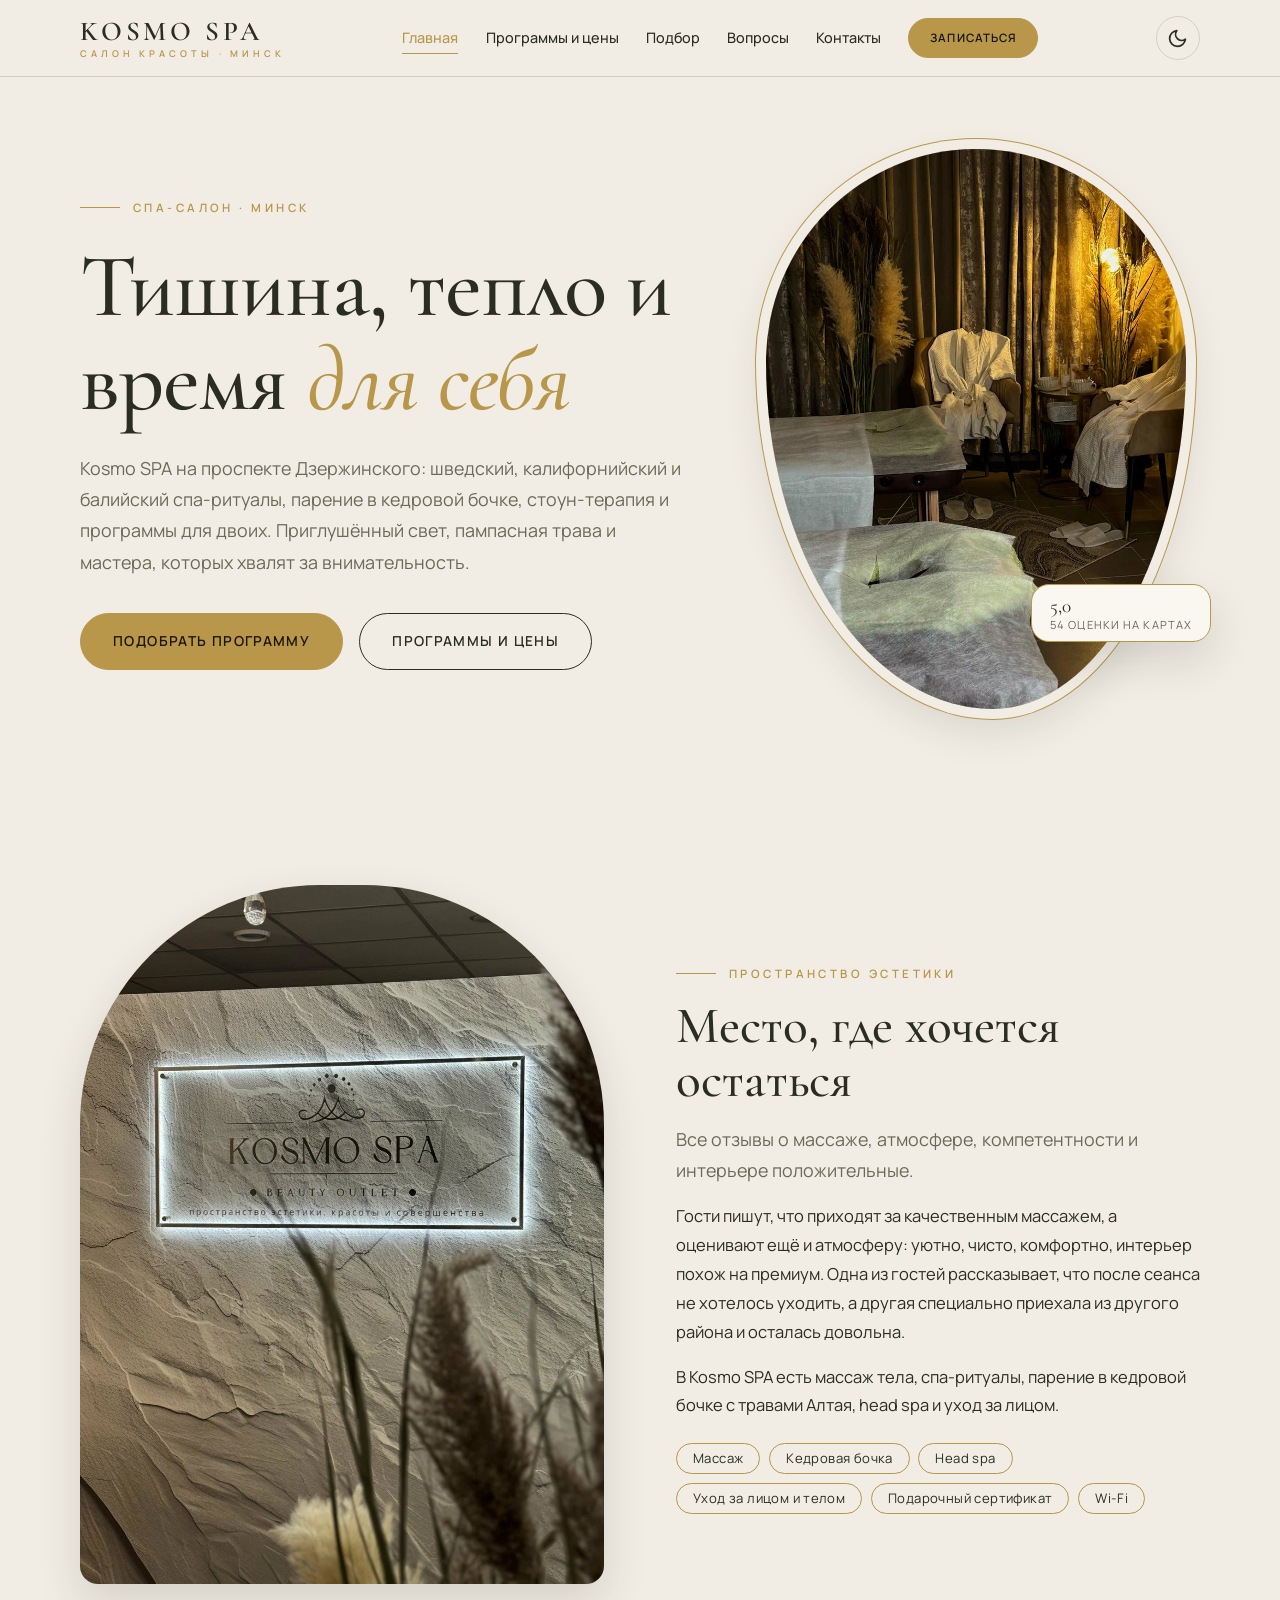
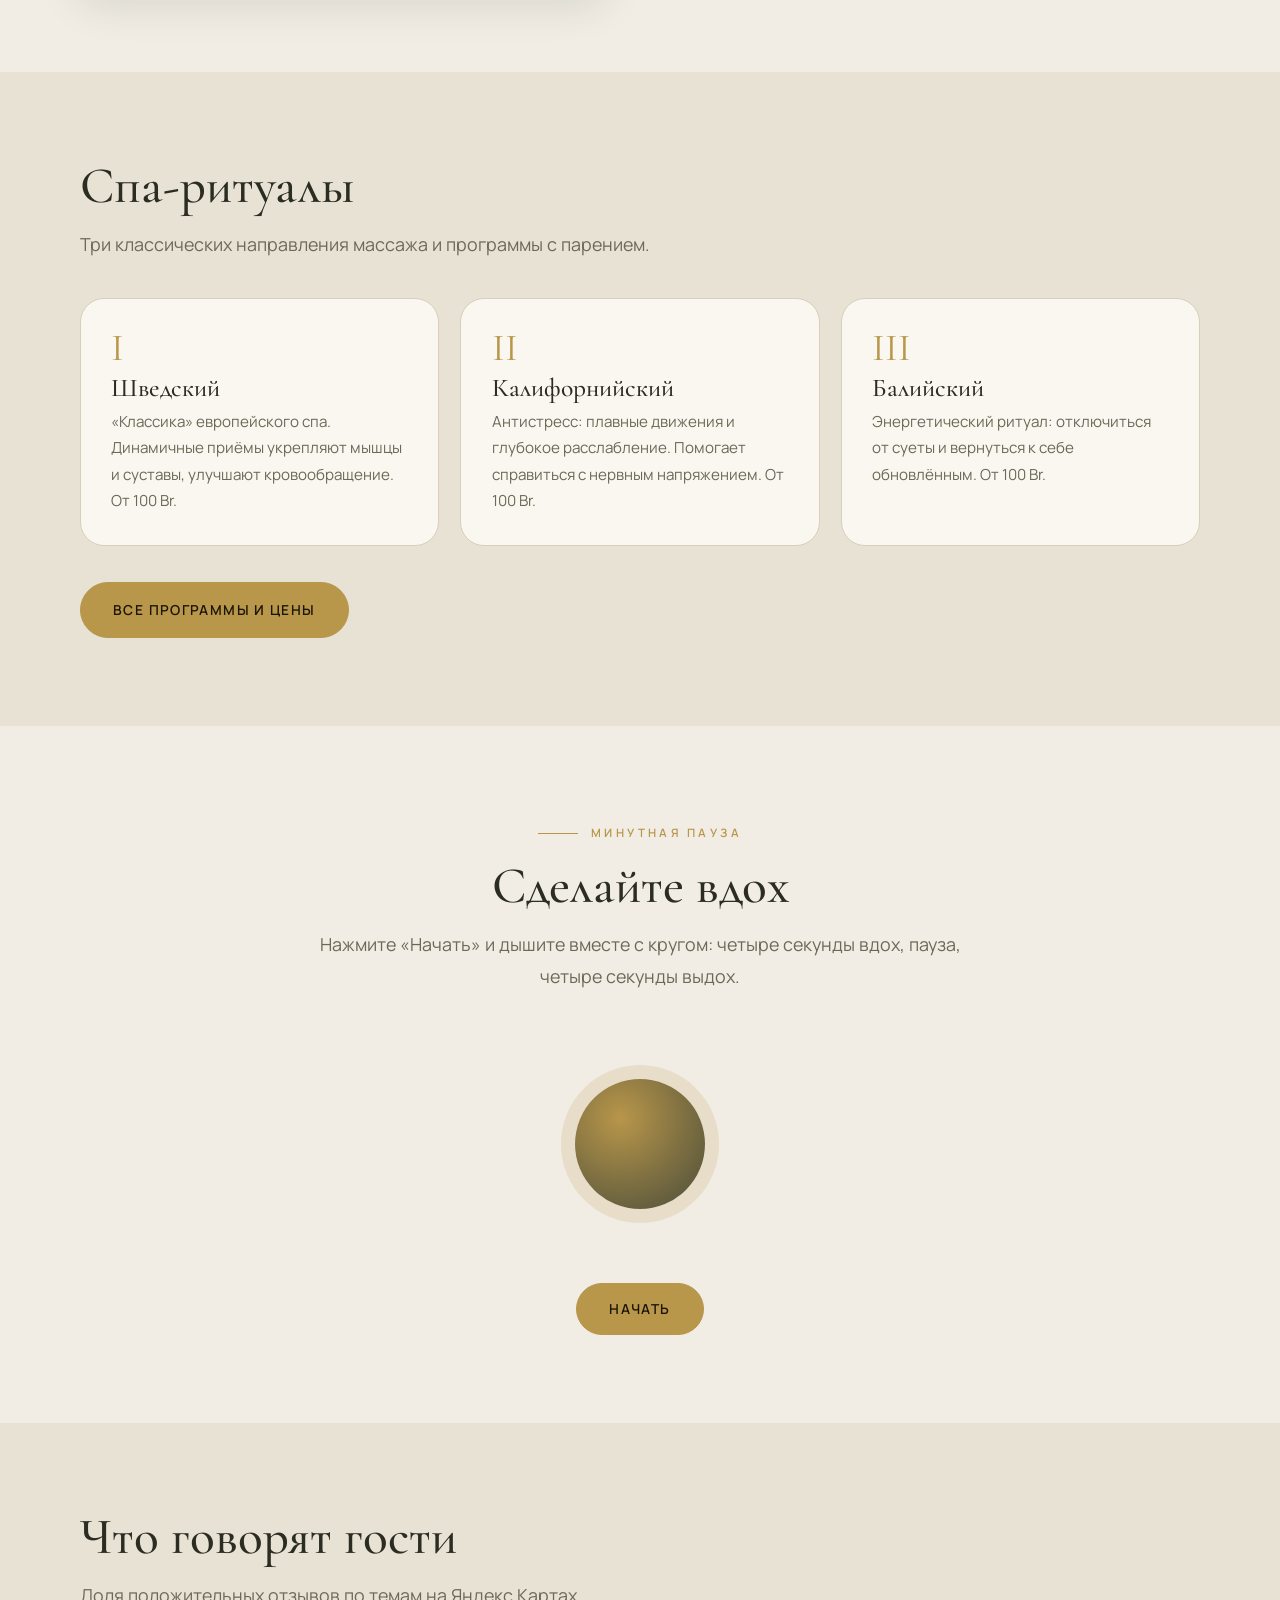
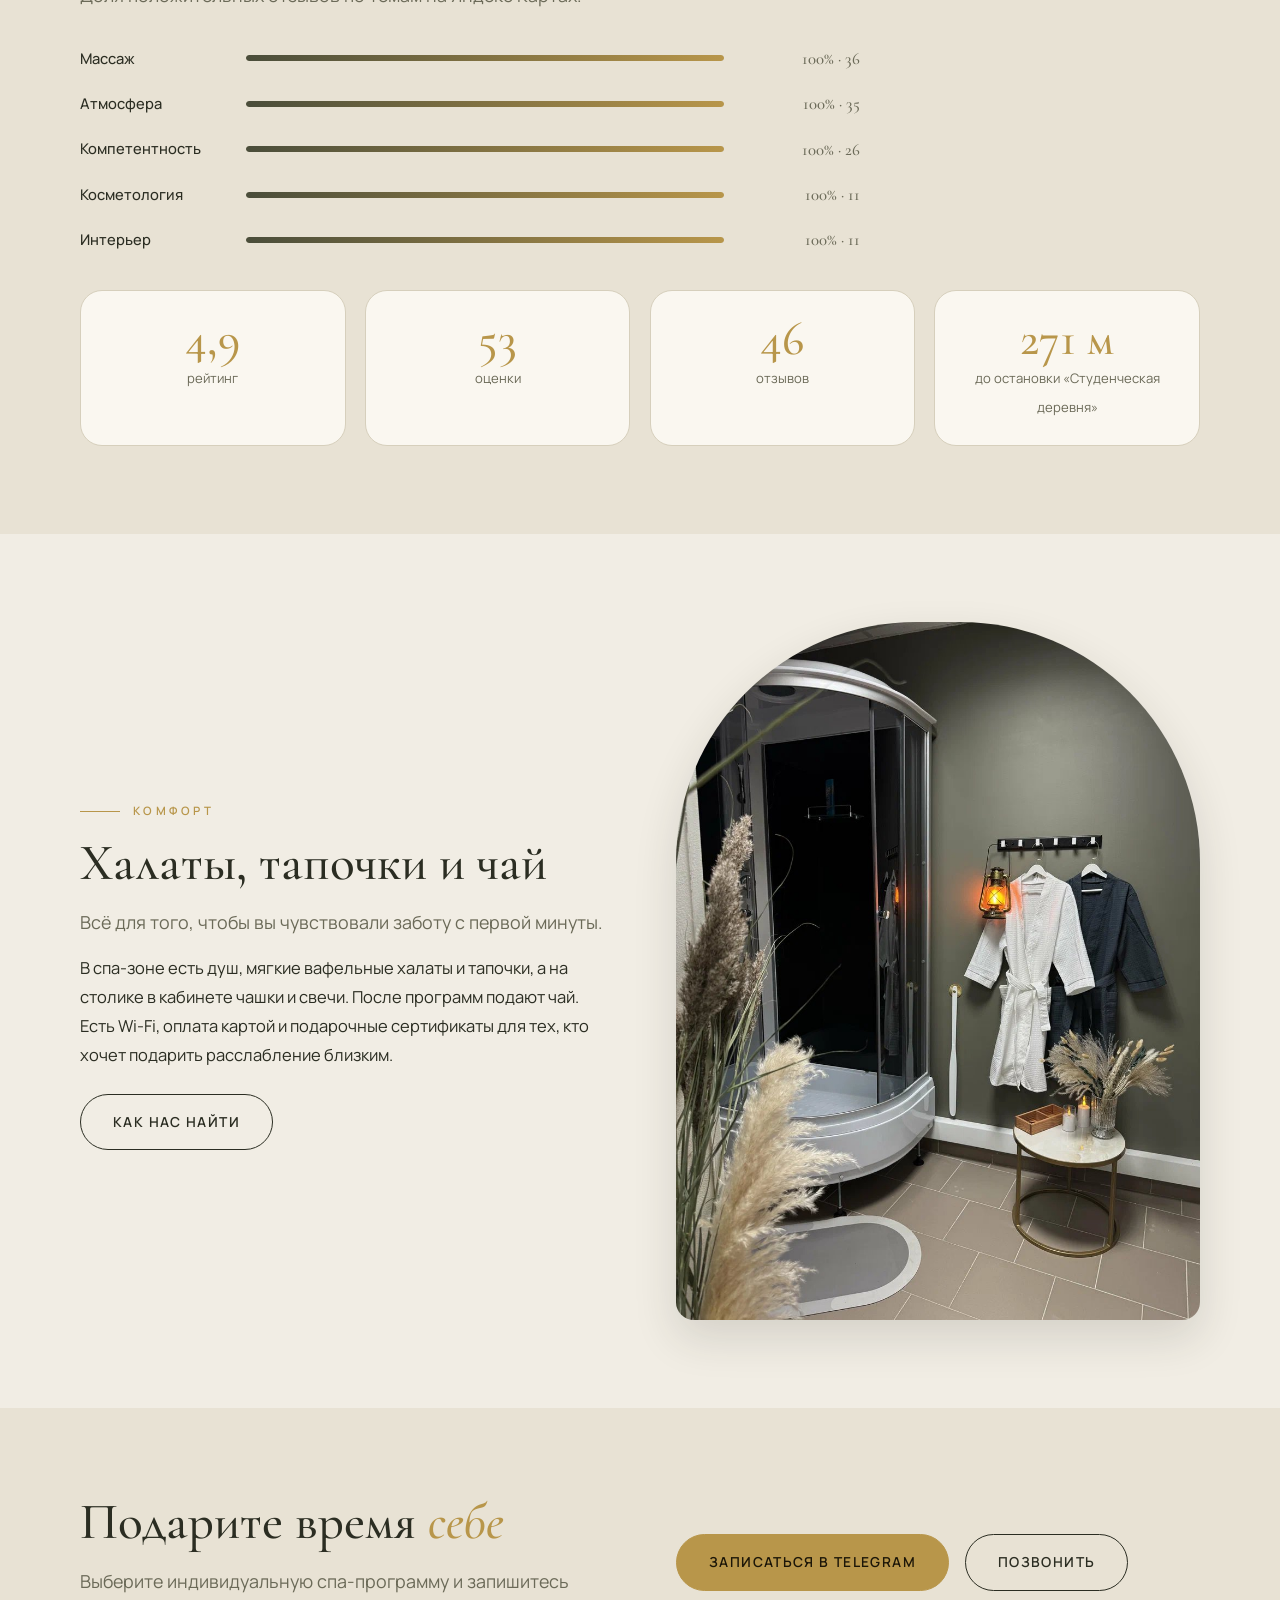
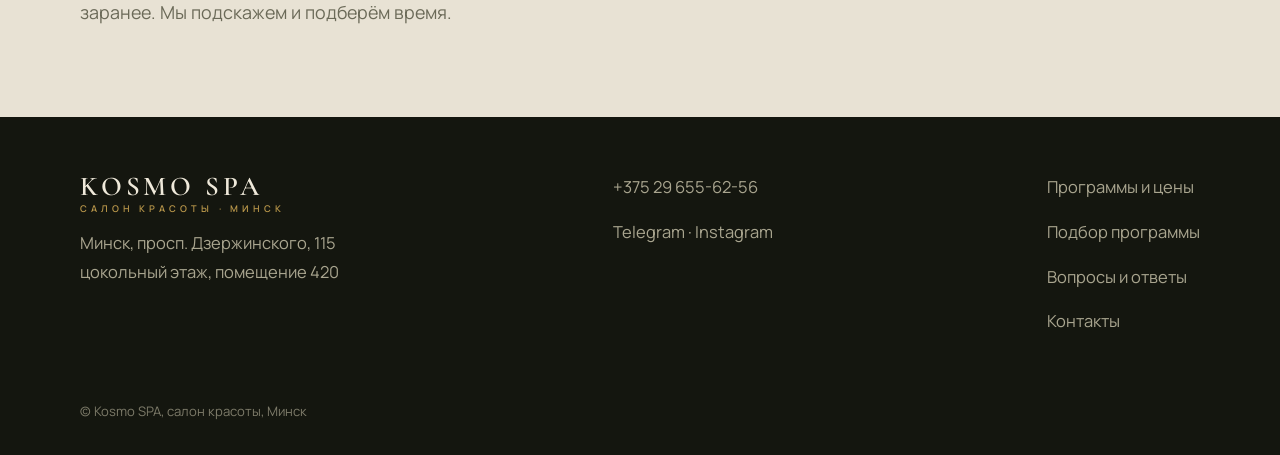
<file: index.html>
<!DOCTYPE html>
<html lang="ru"><head>
<meta charset="utf-8"><meta name="viewport" content="width=device-width,initial-scale=1">
<title>Kosmo SPA — спа-салон в Минске, Дзержинского 115</title><meta name="description" content="Kosmo SPA на проспекте Дзержинского, 115 в Минске: спа-ритуалы, массаж, кедровая бочка, программы для двоих. Рейтинг 5,0. Запись в Telegram."><meta name="theme-color" content="#2b2e22">
<script>(function(){var t;try{t=localStorage.getItem('kosmo-theme')}catch(e){}if(!t)t=matchMedia('(prefers-color-scheme: dark)').matches?'dark':'light';document.documentElement.dataset.theme=t})()</script>
<link rel="icon" href="favicon.ico" sizes="any"><link rel="icon" type="image/png" sizes="32x32" href="favicon-32.png"><link rel="icon" type="image/png" sizes="192x192" href="favicon-192.png"><link rel="apple-touch-icon" href="apple-touch-icon.png">
<link rel="preconnect" href="https://fonts.googleapis.com"><link rel="preconnect" href="https://fonts.gstatic.com" crossorigin>
<link href="https://fonts.googleapis.com/css2?family=Cormorant+Garamond:ital,wght@0,500;0,600;1,500&family=Manrope:wght@400;500;600&display=swap" rel="stylesheet">
<link rel="stylesheet" href="style.css">
</head><body>
<div id="progress"></div>
<header><div class="wrap bar">
<a class="logo" href="index.html" aria-label="Kosmo SPA — на главную"><b>KOSMO SPA</b><span>САЛОН КРАСОТЫ · МИНСК</span></a>
<nav><a href="index.html" aria-current="page">Главная</a><a href="programs.html">Программы и цены</a><a href="quiz.html">Подбор</a><a href="faq.html">Вопросы</a><a href="contacts.html">Контакты</a><a class="btn" href="https://t.me/+375296556256">Записаться</a></nav>
<div class="tools"><button class="theme" type="button" aria-label="Переключить тему"><svg class="sun" viewBox="0 0 24 24" fill="none" stroke="currentColor" stroke-width="2" stroke-linecap="round"><circle cx="12" cy="12" r="4"/><path d="M12 2v2M12 20v2M2 12h2M20 12h2M4.9 4.9l1.4 1.4M17.7 17.7l1.4 1.4M4.9 19.1l1.4-1.4M17.7 6.3l1.4-1.4"/></svg><svg class="moon" viewBox="0 0 24 24" fill="none" stroke="currentColor" stroke-width="2" stroke-linecap="round" stroke-linejoin="round"><path d="M21 12.8A9 9 0 1 1 11.2 3a7 7 0 0 0 9.8 9.8z"/></svg></button><button class="burger" aria-label="Меню" aria-expanded="false">☰</button></div>
</div></header>
<main>
<div class="hero"><div class="wrap">
<div><span class="eyebrow">Спа-салон · Минск</span>
<h1>Тишина, тепло и время <em>для себя</em></h1>
<p class="lead">Kosmo SPA на проспекте Дзержинского: шведский, калифорнийский и балийский спа-ритуалы, парение в кедровой бочке, стоун-терапия и программы для двоих. Приглушённый свет, пампасная трава и мастера, которых хвалят за внимательность.</p>
<div class="row"><a class="btn" href="quiz.html">Подобрать программу</a><a class="btn ghost" href="programs.html">Программы и цены</a></div></div>
<div class="pebble"><div class="in"><img src="images/room.jpg" alt="Спа-кабинет с тёплым светом, бархатными шторами и пампасной травой" fetchpriority="high"></div><div class="tag">5,0<small>54 ОЦЕНКИ НА КАРТАХ</small></div></div>
</div></div>

<section><div class="wrap split">
<div class="photo"><img src="images/logo.jpg" alt="Подсвеченная вывеска Kosmo SPA на каменной стене" loading="lazy" style="aspect-ratio:3/4"></div>
<div><span class="eyebrow">Пространство эстетики</span><h2 style="margin-top:1rem">Место, где хочется остаться</h2>
<p class="lead">Все отзывы о массаже, атмосфере, компетентности и интерьере положительные.</p>
<p>Гости пишут, что приходят за качественным массажем, а оценивают ещё и атмосферу: уютно, чисто, комфортно, интерьер похож на премиум. Одна из гостей рассказывает, что после сеанса не хотелось уходить, а другая специально приехала из другого района и осталась довольна.</p>
<p>В Kosmo SPA есть массаж тела, спа-ритуалы, парение в кедровой бочке с травами Алтая, head spa и уход за лицом.</p>
<div class="chips"><span>Массаж</span><span>Кедровая бочка</span><span>Head spa</span><span>Уход за лицом и телом</span><span>Подарочный сертификат</span><span>Wi-Fi</span></div></div>
</div></section>

<section class="alt"><div class="wrap"><h2>Спа-ритуалы</h2>
<p class="lead">Три классических направления массажа и программы с парением.</p>
<div class="tiles">
<div class="tile"><i>I</i><h3>Шведский</h3><p>«Классика» европейского спа. Динамичные приёмы укрепляют мышцы и суставы, улучшают кровообращение. От 100 Br.</p></div>
<div class="tile"><i>II</i><h3>Калифорнийский</h3><p>Антистресс: плавные движения и глубокое расслабление. Помогает справиться с нервным напряжением. От 100 Br.</p></div>
<div class="tile"><i>III</i><h3>Балийский</h3><p>Энергетический ритуал: отключиться от суеты и вернуться к себе обновлённым. От 100 Br.</p></div>
</div>
<p style="margin-top:2.2rem"><a class="btn" href="programs.html">Все программы и цены</a></p></div></section>

<section class="breath"><div class="wrap"><span class="eyebrow">Минутная пауза</span><h2 style="margin-top:1rem">Сделайте вдох</h2>
<p class="lead">Нажмите «Начать» и дышите вместе с кругом: четыре секунды вдох, пауза, четыре секунды выдох.</p>
<div class="bwrap"><div class="bcircle" id="bcircle"></div><div class="btext" id="btext"></div></div>
<button class="btn" type="button" id="bbtn">Начать</button></div></section>

<section class="alt"><div class="wrap"><h2>Что говорят гости</h2>
<p class="lead">Доля положительных отзывов по темам на Яндекс Картах.</p>
<div class="bars">
<div class="bar-row"><span>Массаж</span><div class="track"><i class="fill" data-w="100"></i></div><em>100% · 36</em></div>
<div class="bar-row"><span>Атмосфера</span><div class="track"><i class="fill" data-w="100"></i></div><em>100% · 35</em></div>
<div class="bar-row"><span>Компетентность</span><div class="track"><i class="fill" data-w="100"></i></div><em>100% · 26</em></div>
<div class="bar-row"><span>Косметология</span><div class="track"><i class="fill" data-w="100"></i></div><em>100% · 11</em></div>
<div class="bar-row"><span>Интерьер</span><div class="track"><i class="fill" data-w="100"></i></div><em>100% · 11</em></div>
</div>
<div class="stats">
<div class="stat"><b data-count="5.0">5,0</b><span>рейтинг</span></div>
<div class="stat"><b data-count="54">54</b><span>оценки</span></div>
<div class="stat"><b data-count="47">47</b><span>отзывов</span></div>
<div class="stat"><b data-count="276" data-suf=" м">276 м</b><span>до остановки «Студенческая деревня»</span></div>
</div></div></section>

<section><div class="wrap split rev">
<div class="photo"><img src="images/robes.jpg" alt="Душевая и мягкие халаты в спа-зоне" loading="lazy" style="aspect-ratio:3/4"></div>
<div><span class="eyebrow">Комфорт</span><h2 style="margin-top:1rem">Халаты, тапочки и чай</h2>
<p class="lead">Всё для того, чтобы вы чувствовали заботу с первой минуты.</p>
<p>В спа-зоне есть душ, мягкие вафельные халаты и тапочки, а на столике в кабинете чашки и свечи. После программ подают чай. Есть Wi-Fi, оплата картой и подарочные сертификаты для тех, кто хочет подарить расслабление близким.</p>
<p style="margin-top:1.5rem"><a class="btn ghost" href="contacts.html">Как нас найти</a></p></div>
</div></section>
<section class="alt"><div class="wrap split"><div><h2>Подарите время <em>себе</em></h2><p class="lead">Выберите индивидуальную спа-программу и запишитесь заранее. Мы подскажем и подберём время.</p></div><div class="row"><a class="btn" href="https://t.me/+375296556256">Записаться в Telegram</a><a class="btn ghost" href="tel:+375296556256">Позвонить</a></div></div></section></main>
<footer><div class="wrap">
<div><a class="logo" href="index.html"><b>KOSMO SPA</b><span>САЛОН КРАСОТЫ · МИНСК</span></a><p style="margin-top:1rem">Минск, просп. Дзержинского, 115<br>цокольный этаж, помещение 420</p></div>
<div><p><a href="tel:+375296556256">+375 29 655-62-56</a></p><p><a href="https://t.me/+375296556256">Telegram</a> · <a href="https://www.instagram.com/kosmo_spa_">Instagram</a></p></div>
<div><p><a href="programs.html">Программы и цены</a></p><p><a href="quiz.html">Подбор программы</a></p><p><a href="faq.html">Вопросы и ответы</a></p><p><a href="contacts.html">Контакты</a></p></div>
<p class="small">© Kosmo SPA, салон красоты, Минск</p>
</div></footer>
<div class="dock"><a href="tel:+375296556256">Позвонить</a><a href="https://t.me/+375296556256">Telegram</a></div>
<script src="main.js"></script></body></html>
</file>
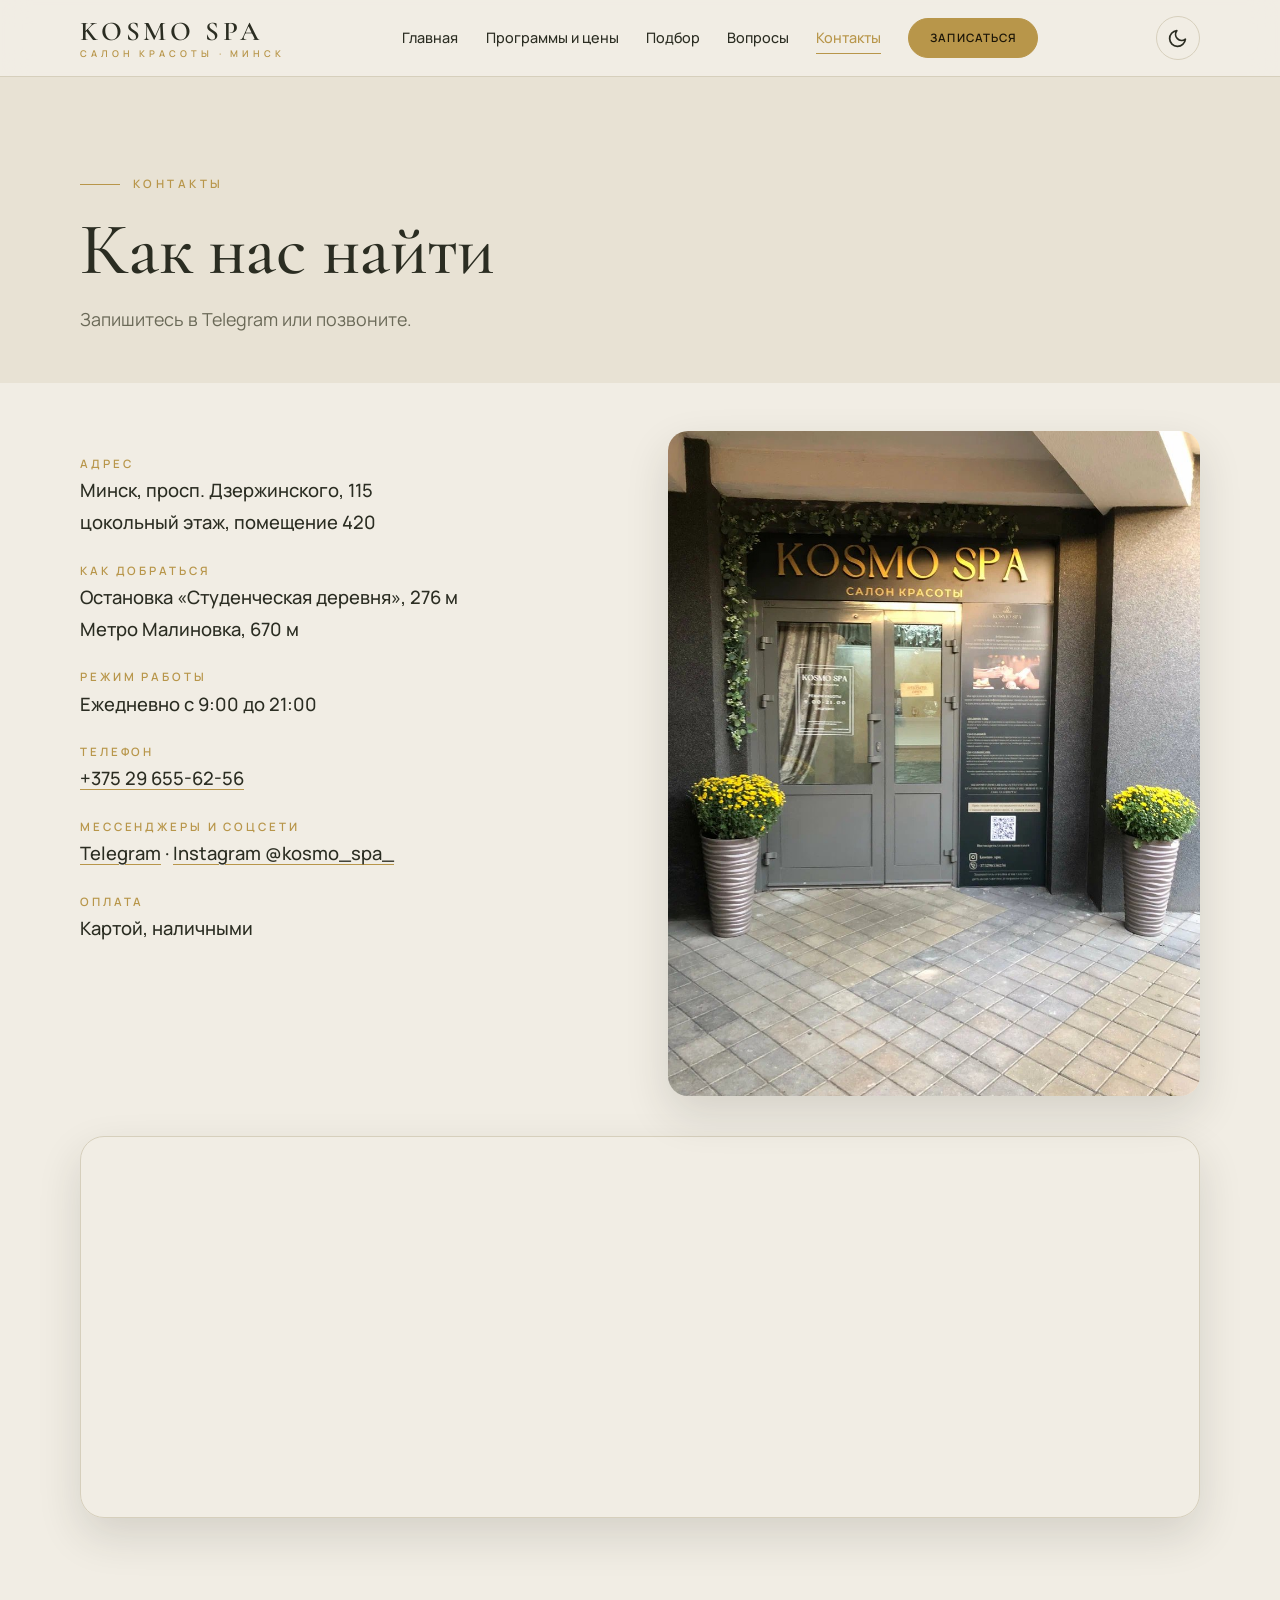
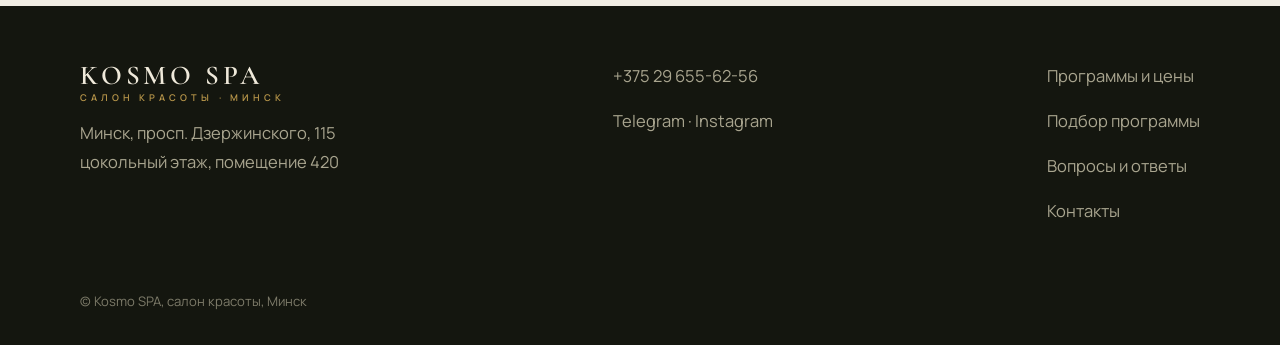
<file: contacts.html>
<!DOCTYPE html>
<html lang="ru"><head>
<meta charset="utf-8"><meta name="viewport" content="width=device-width,initial-scale=1">
<title>Контакты — Kosmo SPA, Минск, Дзержинского 115</title><meta name="description" content="Минск, просп. Дзержинского, 115, цокольный этаж, помещение 420. Телефон +375 29 655-62-56."><meta name="theme-color" content="#2b2e22">
<script>(function(){var t;try{t=localStorage.getItem('kosmo-theme')}catch(e){}if(!t)t=matchMedia('(prefers-color-scheme: dark)').matches?'dark':'light';document.documentElement.dataset.theme=t})()</script>
<link rel="icon" href="favicon.ico" sizes="any"><link rel="icon" type="image/png" sizes="32x32" href="favicon-32.png"><link rel="icon" type="image/png" sizes="192x192" href="favicon-192.png"><link rel="apple-touch-icon" href="apple-touch-icon.png">
<link rel="preconnect" href="https://fonts.googleapis.com"><link rel="preconnect" href="https://fonts.gstatic.com" crossorigin>
<link href="https://fonts.googleapis.com/css2?family=Cormorant+Garamond:ital,wght@0,500;0,600;1,500&family=Manrope:wght@400;500;600&display=swap" rel="stylesheet">
<link rel="stylesheet" href="style.css">
</head><body>
<div id="progress"></div>
<header><div class="wrap bar">
<a class="logo" href="index.html" aria-label="Kosmo SPA — на главную"><b>KOSMO SPA</b><span>САЛОН КРАСОТЫ · МИНСК</span></a>
<nav><a href="index.html">Главная</a><a href="programs.html">Программы и цены</a><a href="quiz.html">Подбор</a><a href="faq.html">Вопросы</a><a href="contacts.html" aria-current="page">Контакты</a><a class="btn" href="https://t.me/+375296556256">Записаться</a></nav>
<div class="tools"><button class="theme" type="button" aria-label="Переключить тему"><svg class="sun" viewBox="0 0 24 24" fill="none" stroke="currentColor" stroke-width="2" stroke-linecap="round"><circle cx="12" cy="12" r="4"/><path d="M12 2v2M12 20v2M2 12h2M20 12h2M4.9 4.9l1.4 1.4M17.7 17.7l1.4 1.4M4.9 19.1l1.4-1.4M17.7 6.3l1.4-1.4"/></svg><svg class="moon" viewBox="0 0 24 24" fill="none" stroke="currentColor" stroke-width="2" stroke-linecap="round" stroke-linejoin="round"><path d="M21 12.8A9 9 0 1 1 11.2 3a7 7 0 0 0 9.8 9.8z"/></svg></button><button class="burger" aria-label="Меню" aria-expanded="false">☰</button></div>
</div></header>
<main>
<section class="alt" style="padding-bottom:3rem"><div class="wrap"><span class="eyebrow">Контакты</span><h1 style="font-size:clamp(2.6rem,6vw,4.6rem);margin-top:1rem">Как нас найти</h1>
<p class="lead" style="margin-top:1rem">Запишитесь в Telegram или позвоните.</p></div></section>
<section style="padding-top:3rem"><div class="wrap"><div class="cards">
<div><dl>
<dt>Адрес</dt><dd>Минск, просп. Дзержинского, 115<br>цокольный этаж, помещение 420</dd>
<dt>Как добраться</dt><dd>Остановка «Студенческая деревня», 276 м<br>Метро Малиновка, 670 м</dd>
<dt>Режим работы</dt><dd>Ежедневно с 9:00 до 21:00</dd>
<dt>Телефон</dt><dd><a href="tel:+375296556256">+375 29 655-62-56</a></dd>
<dt>Мессенджеры и соцсети</dt><dd><a href="https://t.me/+375296556256">Telegram</a> · <a href="https://www.instagram.com/kosmo_spa_">Instagram @kosmo_spa_</a></dd>
<dt>Оплата</dt><dd>Картой, наличными</dd>
</dl></div>
<div class="photo sq"><img src="images/facade.jpg" alt="Вход в Kosmo SPA с вывеской и цветами" loading="lazy" style="aspect-ratio:4/5"></div>
</div>
<div class="map"><iframe title="Kosmo SPA на карте" loading="lazy" src="https://yandex.by/map-widget/v1/?ll=27.478800%2C53.855967&z=17&text=%D0%9C%D0%B8%D0%BD%D1%81%D0%BA%2C%20%D0%BF%D1%80%D0%BE%D1%81%D0%BF%D0%B5%D0%BA%D1%82%20%D0%94%D0%B7%D0%B5%D1%80%D0%B6%D0%B8%D0%BD%D1%81%D0%BA%D0%BE%D0%B3%D0%BE%2C%20115"></iframe></div>
</div></section></main>
<footer><div class="wrap">
<div><a class="logo" href="index.html"><b>KOSMO SPA</b><span>САЛОН КРАСОТЫ · МИНСК</span></a><p style="margin-top:1rem">Минск, просп. Дзержинского, 115<br>цокольный этаж, помещение 420</p></div>
<div><p><a href="tel:+375296556256">+375 29 655-62-56</a></p><p><a href="https://t.me/+375296556256">Telegram</a> · <a href="https://www.instagram.com/kosmo_spa_">Instagram</a></p></div>
<div><p><a href="programs.html">Программы и цены</a></p><p><a href="quiz.html">Подбор программы</a></p><p><a href="faq.html">Вопросы и ответы</a></p><p><a href="contacts.html">Контакты</a></p></div>
<p class="small">© Kosmo SPA, салон красоты, Минск</p>
</div></footer>
<div class="dock"><a href="tel:+375296556256">Позвонить</a><a href="https://t.me/+375296556256">Telegram</a></div>
<script src="main.js"></script></body></html>
</file>
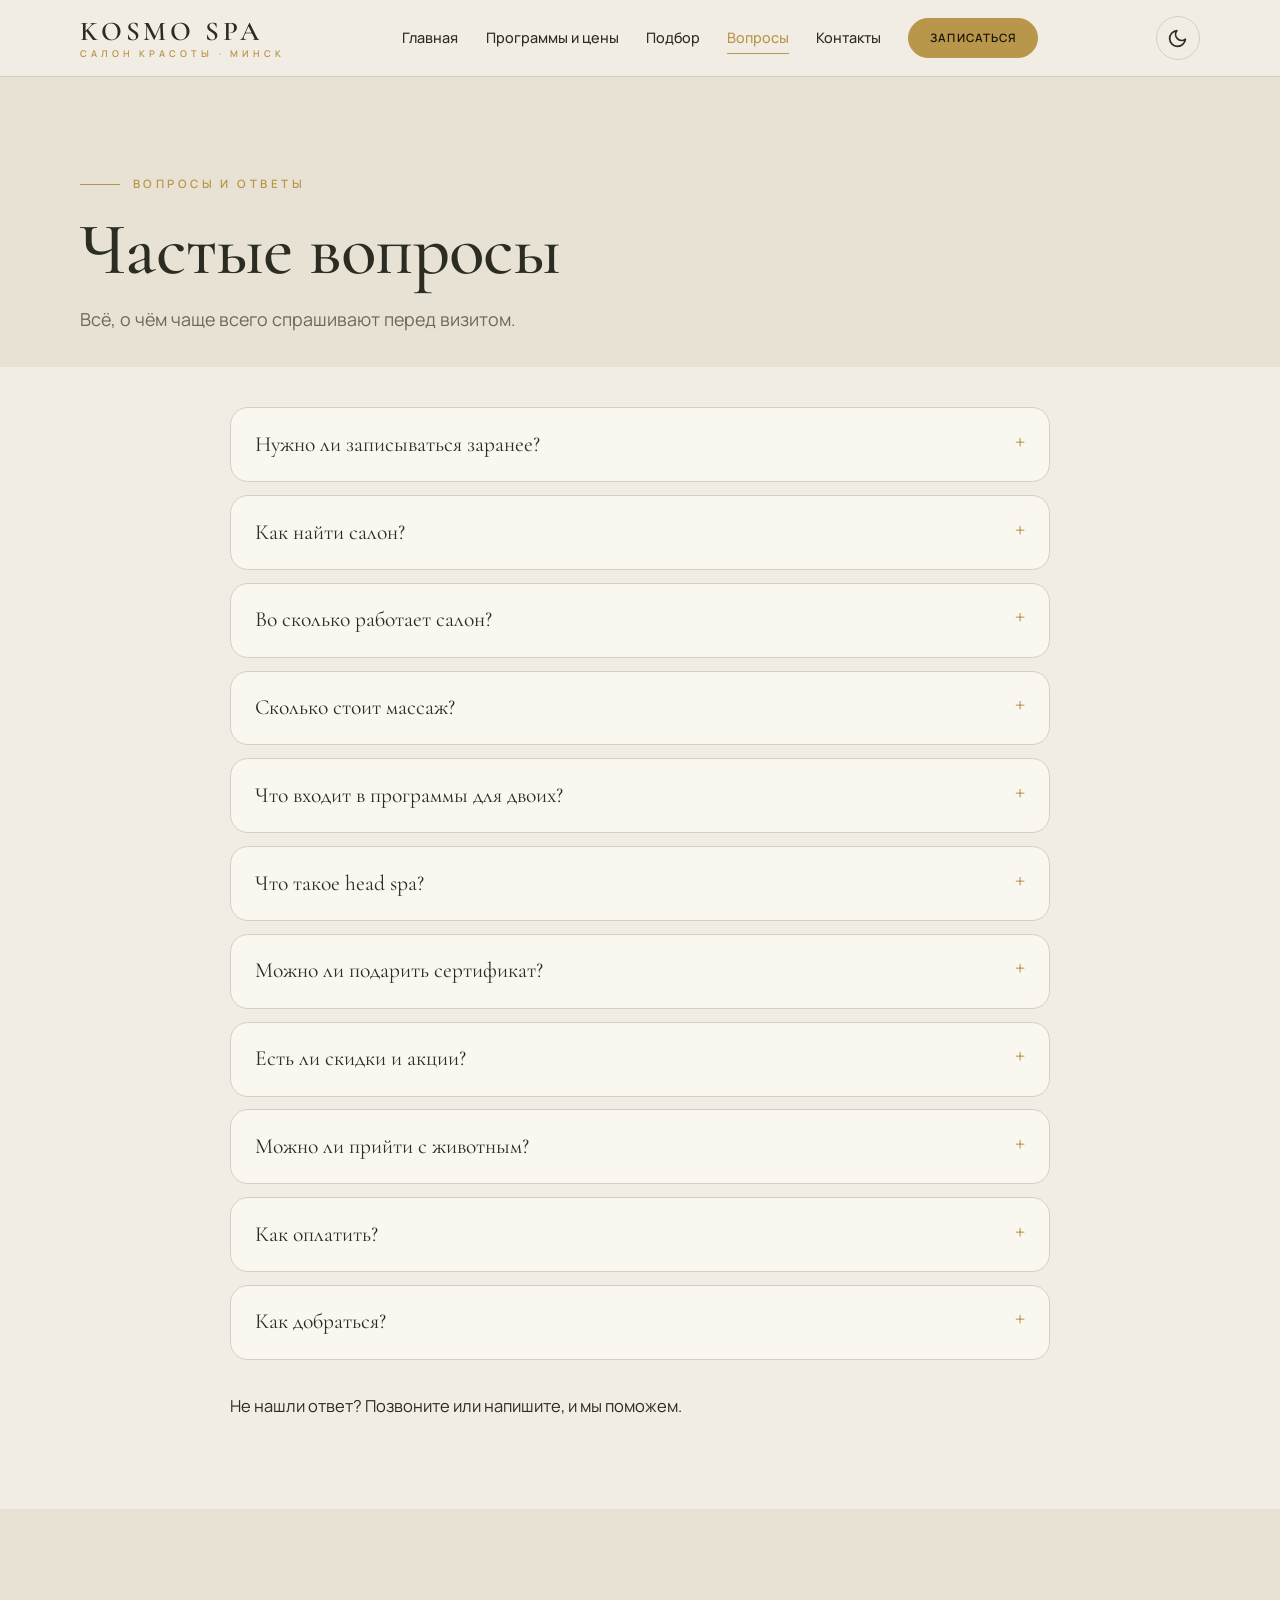
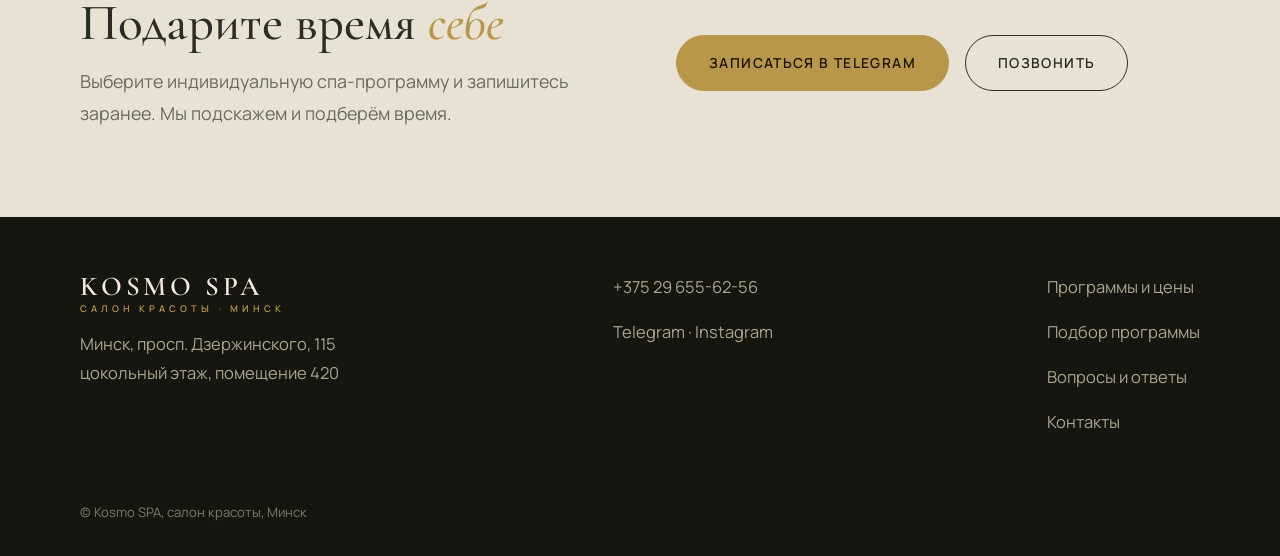
<file: faq.html>
<!DOCTYPE html>
<html lang="ru"><head>
<meta charset="utf-8"><meta name="viewport" content="width=device-width,initial-scale=1">
<title>Вопросы и ответы — Kosmo SPA, Минск</title><meta name="description" content="Запись, цены, программы для двоих, сертификаты, оплата, как найти салон: ответы на частые вопросы о Kosmo SPA."><meta name="theme-color" content="#2b2e22">
<script>(function(){var t;try{t=localStorage.getItem('kosmo-theme')}catch(e){}if(!t)t=matchMedia('(prefers-color-scheme: dark)').matches?'dark':'light';document.documentElement.dataset.theme=t})()</script>
<link rel="icon" href="favicon.ico" sizes="any"><link rel="icon" type="image/png" sizes="32x32" href="favicon-32.png"><link rel="icon" type="image/png" sizes="192x192" href="favicon-192.png"><link rel="apple-touch-icon" href="apple-touch-icon.png">
<link rel="preconnect" href="https://fonts.googleapis.com"><link rel="preconnect" href="https://fonts.gstatic.com" crossorigin>
<link href="https://fonts.googleapis.com/css2?family=Cormorant+Garamond:ital,wght@0,500;0,600;1,500&family=Manrope:wght@400;500;600&display=swap" rel="stylesheet">
<link rel="stylesheet" href="style.css">
</head><body>
<div id="progress"></div>
<header><div class="wrap bar">
<a class="logo" href="index.html" aria-label="Kosmo SPA — на главную"><b>KOSMO SPA</b><span>САЛОН КРАСОТЫ · МИНСК</span></a>
<nav><a href="index.html">Главная</a><a href="programs.html">Программы и цены</a><a href="quiz.html">Подбор</a><a href="faq.html" aria-current="page">Вопросы</a><a href="contacts.html">Контакты</a><a class="btn" href="https://t.me/+375296556256">Записаться</a></nav>
<div class="tools"><button class="theme" type="button" aria-label="Переключить тему"><svg class="sun" viewBox="0 0 24 24" fill="none" stroke="currentColor" stroke-width="2" stroke-linecap="round"><circle cx="12" cy="12" r="4"/><path d="M12 2v2M12 20v2M2 12h2M20 12h2M4.9 4.9l1.4 1.4M17.7 17.7l1.4 1.4M4.9 19.1l1.4-1.4M17.7 6.3l1.4-1.4"/></svg><svg class="moon" viewBox="0 0 24 24" fill="none" stroke="currentColor" stroke-width="2" stroke-linecap="round" stroke-linejoin="round"><path d="M21 12.8A9 9 0 1 1 11.2 3a7 7 0 0 0 9.8 9.8z"/></svg></button><button class="burger" aria-label="Меню" aria-expanded="false">☰</button></div>
</div></header>
<main>
<section class="alt" style="padding-bottom:2rem"><div class="wrap"><span class="eyebrow">Вопросы и ответы</span><h1 style="font-size:clamp(2.6rem,6vw,4.6rem);margin-top:1rem">Частые вопросы</h1>
<p class="lead" style="margin-top:1rem">Всё, о чём чаще всего спрашивают перед визитом.</p></div></section>
<section style="padding-top:2.5rem"><div class="wrap" style="max-width:820px"><details><summary>Нужно ли записываться заранее?</summary><p>Да, в салоне есть предварительная и онлайн-запись. Записаться можно в Telegram или по телефону.</p></details><details><summary>Как найти салон?</summary><p>Салон на цокольном этаже, помещение 420, проспект Дзержинского, 115. У входа вывеска KOSMO SPA и табличка с режимом работы. В отзывах гости шутят, что полезно заранее посмотреть маршрут.</p></details><details><summary>Во сколько работает салон?</summary><p>По табличке на двери, ежедневно с 9:00 до 21:00. Перед визитом лучше уточнить по телефону.</p></details><details><summary>Сколько стоит массаж?</summary><p>Шведский, калифорнийский и балийский ритуалы: 100 Br за 60 минут и 130 Br за 90 минут. Стоун-терапия 120 Br. Спа-программы от 175 Br.</p></details><details><summary>Что входит в программы для двоих?</summary><p>«Для двоих» (345 Br): кедровая бочка, массаж 60 минут, head spa, горячее полотенце и чай. «Подружки» (355 Br): массаж 90 минут, массаж лица, head spa, тканевая маска, горячее полотенце и чай.</p></details><details><summary>Что такое head spa?</summary><p>Массаж волосистой части головы и лица, обычно 15 минут. Входит в несколько спа-программ.</p></details><details><summary>Можно ли подарить сертификат?</summary><p>Да, в салоне есть подарочные сертификаты. Подробности уточняйте при записи.</p></details><details><summary>Есть ли скидки и акции?</summary><p>Да, по данным карточки, действуют спецпредложения и акции. Актуальные условия лучше уточнить.</p></details><details><summary>Можно ли прийти с животным?</summary><p>Нет, посещение с животными запрещено.</p></details><details><summary>Как оплатить?</summary><p>Картой или наличными. Есть Wi-Fi.</p></details><details><summary>Как добраться?</summary><p>До остановки «Студенческая деревня» около 276 метров, до станции метро Малиновка около 670 метров. Адрес: проспект Дзержинского, 115, цокольный этаж.</p></details><p style="margin-top:2rem">Не нашли ответ? Позвоните или напишите, и мы поможем.</p></div></section>
<section class="alt"><div class="wrap split"><div><h2>Подарите время <em>себе</em></h2><p class="lead">Выберите индивидуальную спа-программу и запишитесь заранее. Мы подскажем и подберём время.</p></div><div class="row"><a class="btn" href="https://t.me/+375296556256">Записаться в Telegram</a><a class="btn ghost" href="tel:+375296556256">Позвонить</a></div></div></section></main>
<footer><div class="wrap">
<div><a class="logo" href="index.html"><b>KOSMO SPA</b><span>САЛОН КРАСОТЫ · МИНСК</span></a><p style="margin-top:1rem">Минск, просп. Дзержинского, 115<br>цокольный этаж, помещение 420</p></div>
<div><p><a href="tel:+375296556256">+375 29 655-62-56</a></p><p><a href="https://t.me/+375296556256">Telegram</a> · <a href="https://www.instagram.com/kosmo_spa_">Instagram</a></p></div>
<div><p><a href="programs.html">Программы и цены</a></p><p><a href="quiz.html">Подбор программы</a></p><p><a href="faq.html">Вопросы и ответы</a></p><p><a href="contacts.html">Контакты</a></p></div>
<p class="small">© Kosmo SPA, салон красоты, Минск</p>
</div></footer>
<div class="dock"><a href="tel:+375296556256">Позвонить</a><a href="https://t.me/+375296556256">Telegram</a></div>
<script src="main.js"></script></body></html>
</file>
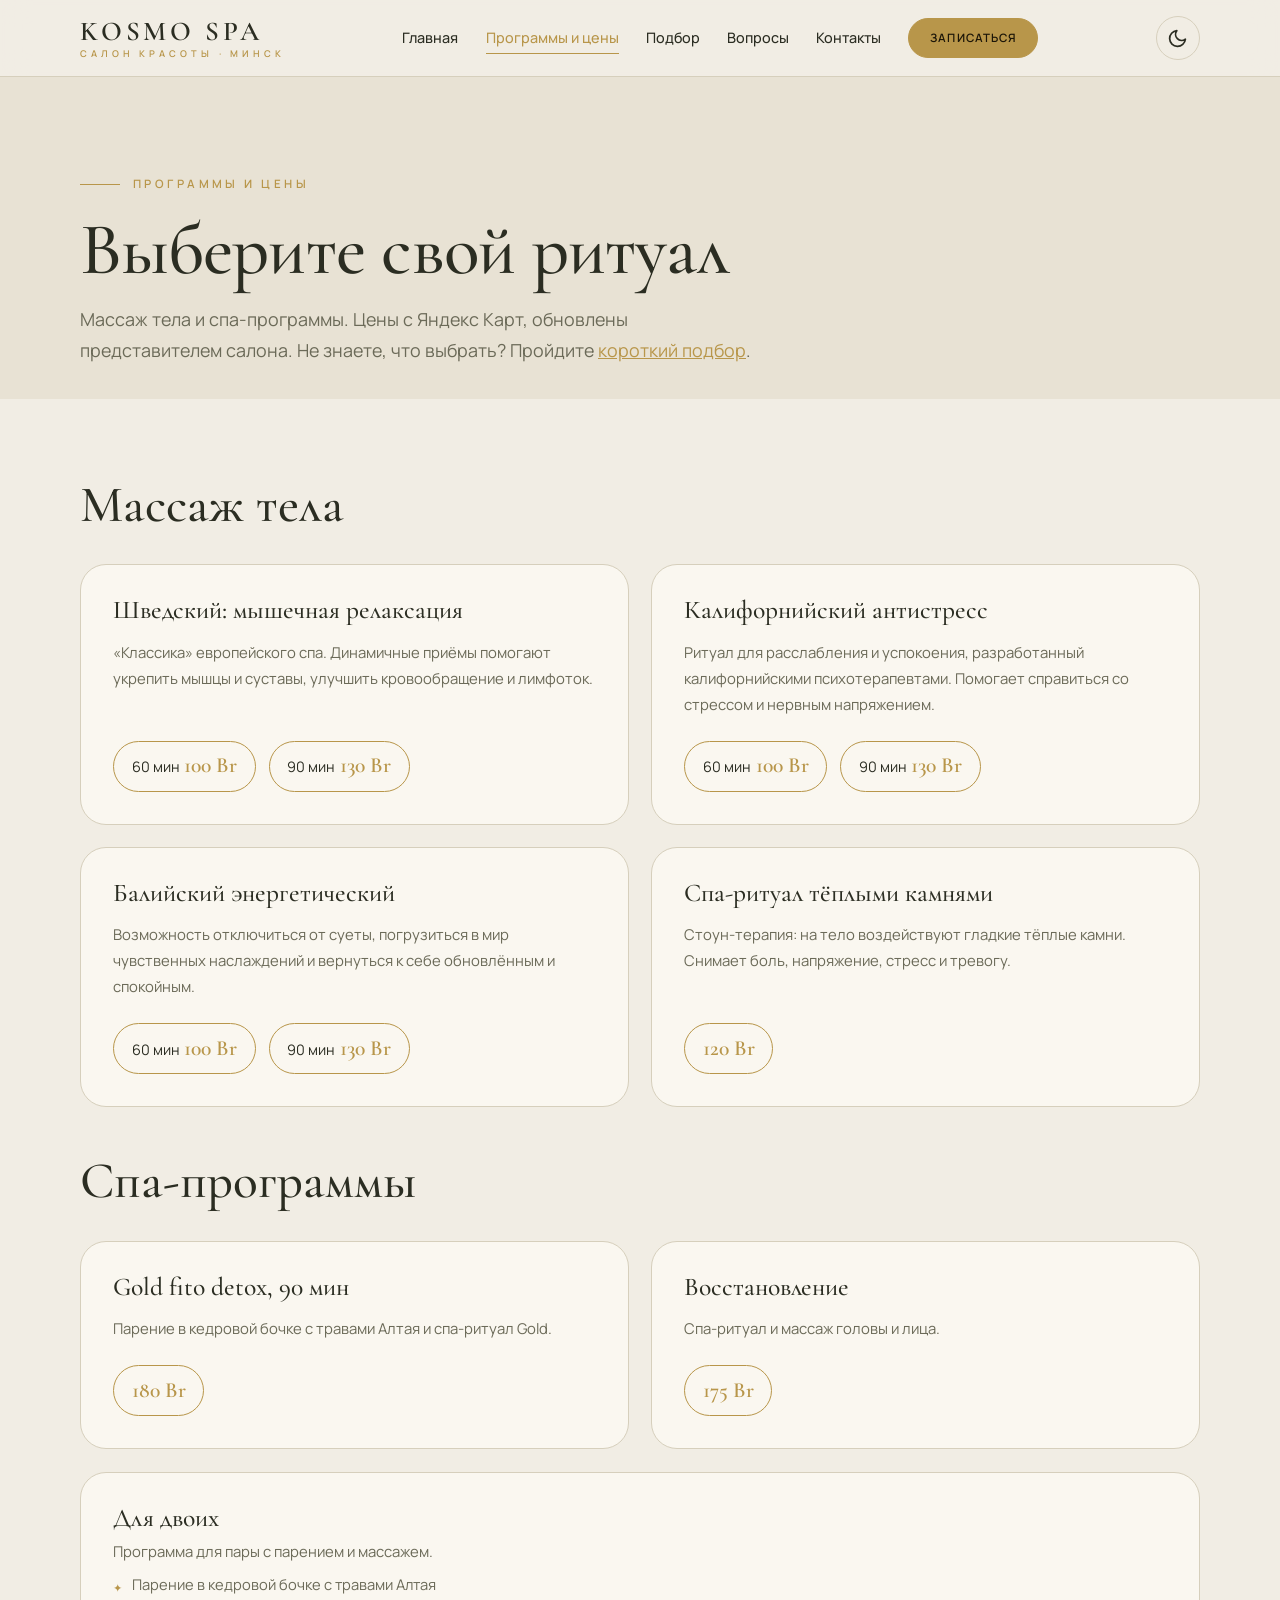
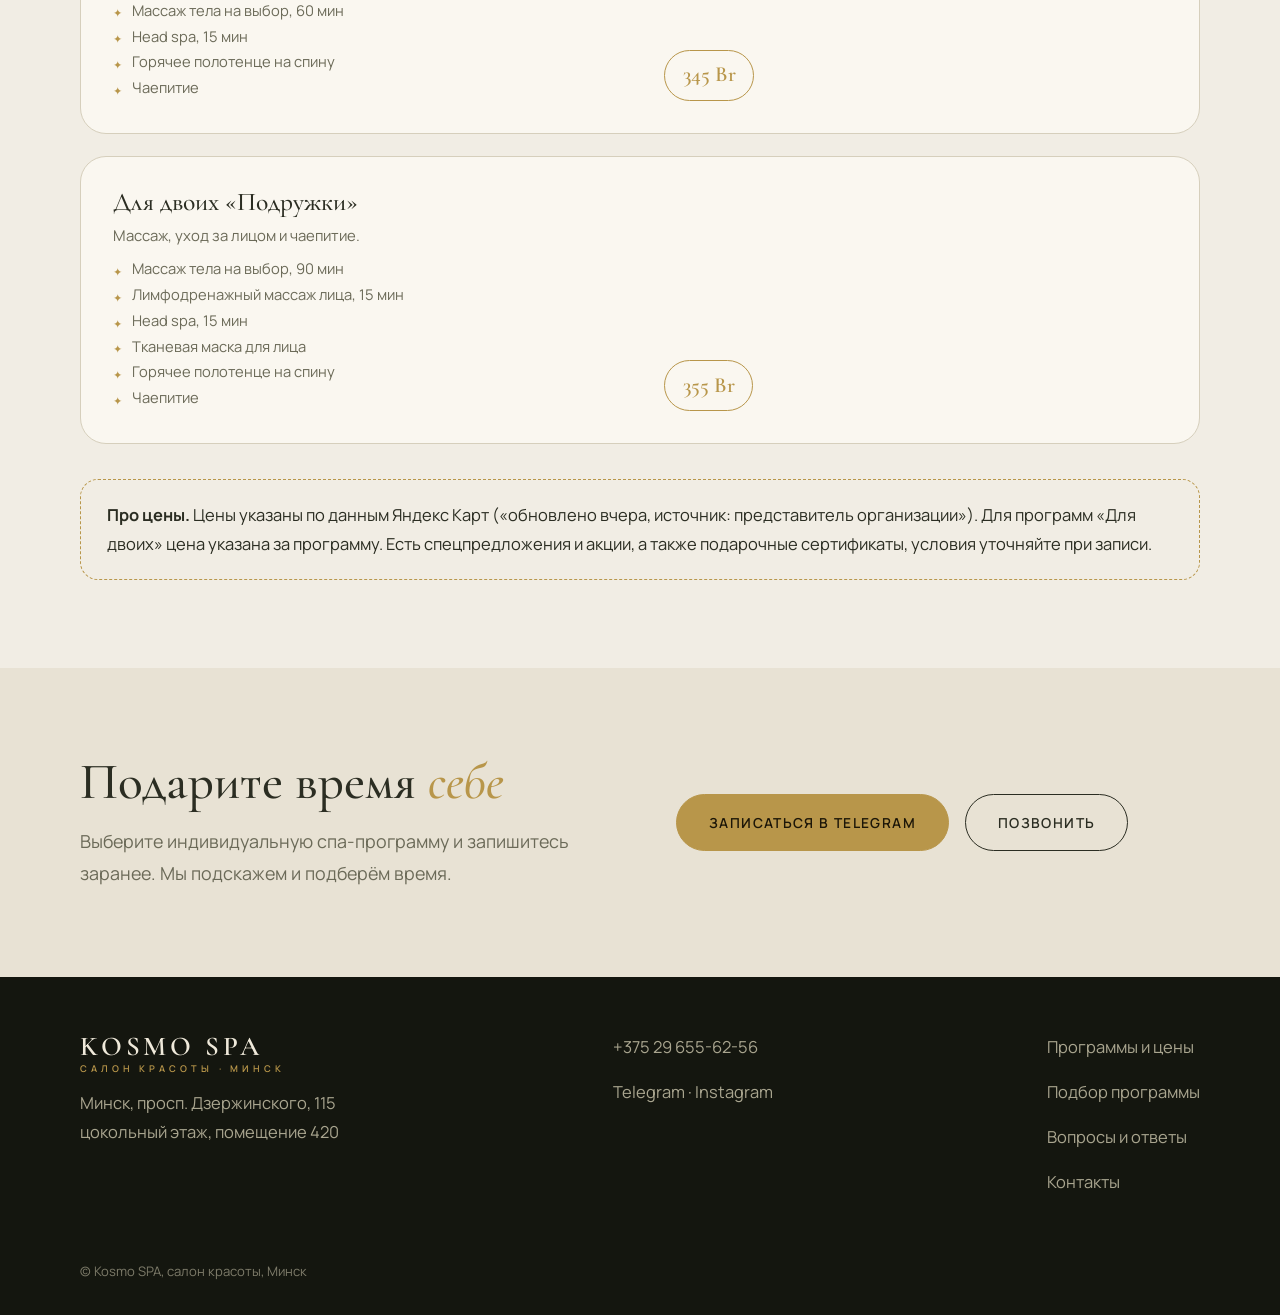
<file: programs.html>
<!DOCTYPE html>
<html lang="ru"><head>
<meta charset="utf-8"><meta name="viewport" content="width=device-width,initial-scale=1">
<title>Программы и цены — Kosmo SPA, Минск</title><meta name="description" content="Шведский, калифорнийский, балийский массаж от 100 Br, стоун-терапия 120 Br, программы для двоих. Kosmo SPA на Дзержинского, 115."><meta name="theme-color" content="#2b2e22">
<script>(function(){var t;try{t=localStorage.getItem('kosmo-theme')}catch(e){}if(!t)t=matchMedia('(prefers-color-scheme: dark)').matches?'dark':'light';document.documentElement.dataset.theme=t})()</script>
<link rel="icon" href="favicon.ico" sizes="any"><link rel="icon" type="image/png" sizes="32x32" href="favicon-32.png"><link rel="icon" type="image/png" sizes="192x192" href="favicon-192.png"><link rel="apple-touch-icon" href="apple-touch-icon.png">
<link rel="preconnect" href="https://fonts.googleapis.com"><link rel="preconnect" href="https://fonts.gstatic.com" crossorigin>
<link href="https://fonts.googleapis.com/css2?family=Cormorant+Garamond:ital,wght@0,500;0,600;1,500&family=Manrope:wght@400;500;600&display=swap" rel="stylesheet">
<link rel="stylesheet" href="style.css">
</head><body>
<div id="progress"></div>
<header><div class="wrap bar">
<a class="logo" href="index.html" aria-label="Kosmo SPA — на главную"><b>KOSMO SPA</b><span>САЛОН КРАСОТЫ · МИНСК</span></a>
<nav><a href="index.html">Главная</a><a href="programs.html" aria-current="page">Программы и цены</a><a href="quiz.html">Подбор</a><a href="faq.html">Вопросы</a><a href="contacts.html">Контакты</a><a class="btn" href="https://t.me/+375296556256">Записаться</a></nav>
<div class="tools"><button class="theme" type="button" aria-label="Переключить тему"><svg class="sun" viewBox="0 0 24 24" fill="none" stroke="currentColor" stroke-width="2" stroke-linecap="round"><circle cx="12" cy="12" r="4"/><path d="M12 2v2M12 20v2M2 12h2M20 12h2M4.9 4.9l1.4 1.4M17.7 17.7l1.4 1.4M4.9 19.1l1.4-1.4M17.7 6.3l1.4-1.4"/></svg><svg class="moon" viewBox="0 0 24 24" fill="none" stroke="currentColor" stroke-width="2" stroke-linecap="round" stroke-linejoin="round"><path d="M21 12.8A9 9 0 1 1 11.2 3a7 7 0 0 0 9.8 9.8z"/></svg></button><button class="burger" aria-label="Меню" aria-expanded="false">☰</button></div>
</div></header>
<main>
<section class="alt" style="padding-bottom:2rem"><div class="wrap"><span class="eyebrow">Программы и цены</span><h1 style="font-size:clamp(2.6rem,6vw,4.6rem);margin-top:1rem">Выберите свой ритуал</h1>
<p class="lead" style="margin-top:1rem">Массаж тела и спа-программы. Цены с Яндекс Карт, обновлены представителем салона. Не знаете, что выбрать? Пройдите <a href="quiz.html" style="color:var(--gold2)">короткий подбор</a>.</p></div></section>
<section style="padding-top:2rem"><div class="wrap">
<div class="gh"><h2 style="margin:0">Массаж тела</h2></div>
<div class="progs">
<div class="prog"><h3>Шведский: мышечная релаксация</h3><p>«Классика» европейского спа. Динамичные приёмы помогают укрепить мышцы и суставы, улучшить кровообращение и лимфоток.</p><div class="tm"><span>60 мин<b>100 Br</b></span><span>90 мин<b>130 Br</b></span></div></div>
<div class="prog"><h3>Калифорнийский антистресс</h3><p>Ритуал для расслабления и успокоения, разработанный калифорнийскими психотерапевтами. Помогает справиться со стрессом и нервным напряжением.</p><div class="tm"><span>60 мин<b>100 Br</b></span><span>90 мин<b>130 Br</b></span></div></div>
<div class="prog"><h3>Балийский энергетический</h3><p>Возможность отключиться от суеты, погрузиться в мир чувственных наслаждений и вернуться к себе обновлённым и спокойным.</p><div class="tm"><span>60 мин<b>100 Br</b></span><span>90 мин<b>130 Br</b></span></div></div>
<div class="prog"><h3>Спа-ритуал тёплыми камнями</h3><p>Стоун-терапия: на тело воздействуют гладкие тёплые камни. Снимает боль, напряжение, стресс и тревогу.</p><div class="tm"><span><b style="margin-left:0">120 Br</b></span></div></div>
</div>
<div class="gh"><h2 style="margin:0">Спа-программы</h2></div>
<div class="progs">
<div class="prog"><h3>Gold fito detox, 90 мин</h3><p>Парение в кедровой бочке с травами Алтая и спа-ритуал Gold.</p><div class="tm"><span><b style="margin-left:0">180 Br</b></span></div></div>
<div class="prog"><h3>Восстановление</h3><p>Спа-ритуал и массаж головы и лица.</p><div class="tm"><span><b style="margin-left:0">175 Br</b></span></div></div>
<div class="prog wide"><div><h3>Для двоих</h3><p>Программа для пары с парением и массажем.</p><ul><li>Парение в кедровой бочке с травами Алтая</li><li>Массаж тела на выбор, 60 мин</li><li>Head spa, 15 мин</li><li>Горячее полотенце на спину</li><li>Чаепитие</li></ul></div><div class="tm" style="padding-top:0"><span><b style="margin-left:0">345 Br</b></span></div></div>
<div class="prog wide"><div><h3>Для двоих «Подружки»</h3><p>Массаж, уход за лицом и чаепитие.</p><ul><li>Массаж тела на выбор, 90 мин</li><li>Лимфодренажный массаж лица, 15 мин</li><li>Head spa, 15 мин</li><li>Тканевая маска для лица</li><li>Горячее полотенце на спину</li><li>Чаепитие</li></ul></div><div class="tm" style="padding-top:0"><span><b style="margin-left:0">355 Br</b></span></div></div>
</div>
<div class="note"><strong>Про цены.</strong> Цены указаны по данным Яндекс Карт («обновлено вчера, источник: представитель организации»). Для программ «Для двоих» цена указана за программу. Есть спецпредложения и акции, а также подарочные сертификаты, условия уточняйте при записи.</div>
</div></section>
<section class="alt"><div class="wrap split"><div><h2>Подарите время <em>себе</em></h2><p class="lead">Выберите индивидуальную спа-программу и запишитесь заранее. Мы подскажем и подберём время.</p></div><div class="row"><a class="btn" href="https://t.me/+375296556256">Записаться в Telegram</a><a class="btn ghost" href="tel:+375296556256">Позвонить</a></div></div></section></main>
<footer><div class="wrap">
<div><a class="logo" href="index.html"><b>KOSMO SPA</b><span>САЛОН КРАСОТЫ · МИНСК</span></a><p style="margin-top:1rem">Минск, просп. Дзержинского, 115<br>цокольный этаж, помещение 420</p></div>
<div><p><a href="tel:+375296556256">+375 29 655-62-56</a></p><p><a href="https://t.me/+375296556256">Telegram</a> · <a href="https://www.instagram.com/kosmo_spa_">Instagram</a></p></div>
<div><p><a href="programs.html">Программы и цены</a></p><p><a href="quiz.html">Подбор программы</a></p><p><a href="faq.html">Вопросы и ответы</a></p><p><a href="contacts.html">Контакты</a></p></div>
<p class="small">© Kosmo SPA, салон красоты, Минск</p>
</div></footer>
<div class="dock"><a href="tel:+375296556256">Позвонить</a><a href="https://t.me/+375296556256">Telegram</a></div>
<script src="main.js"></script></body></html>
</file>
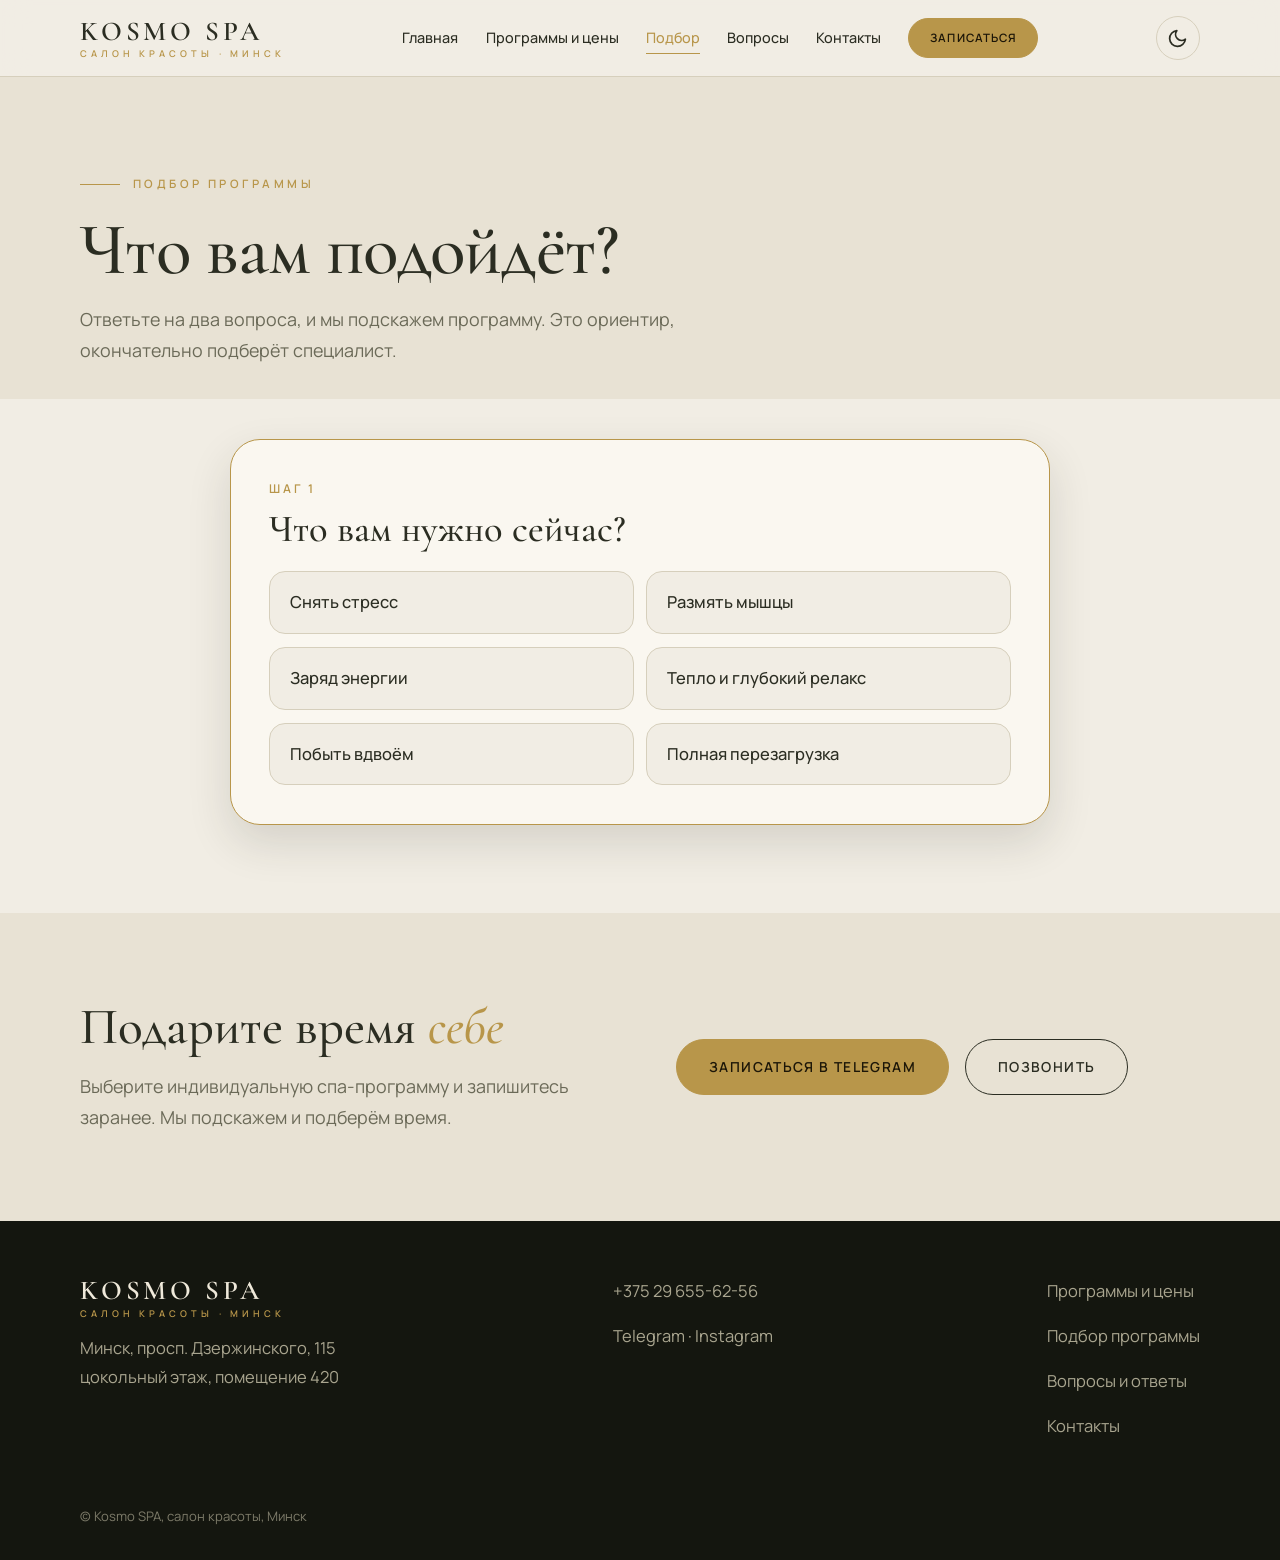
<file: quiz.html>
<!DOCTYPE html>
<html lang="ru"><head>
<meta charset="utf-8"><meta name="viewport" content="width=device-width,initial-scale=1">
<title>Подбор спа-программы — Kosmo SPA, Минск</title><meta name="description" content="Ответьте на два вопроса и узнайте, какой спа-ритуал вам подойдёт: шведский, калифорнийский, балийский, стоун-терапия или программа для двоих."><meta name="theme-color" content="#2b2e22">
<script>(function(){var t;try{t=localStorage.getItem('kosmo-theme')}catch(e){}if(!t)t=matchMedia('(prefers-color-scheme: dark)').matches?'dark':'light';document.documentElement.dataset.theme=t})()</script>
<link rel="icon" href="favicon.ico" sizes="any"><link rel="icon" type="image/png" sizes="32x32" href="favicon-32.png"><link rel="icon" type="image/png" sizes="192x192" href="favicon-192.png"><link rel="apple-touch-icon" href="apple-touch-icon.png">
<link rel="preconnect" href="https://fonts.googleapis.com"><link rel="preconnect" href="https://fonts.gstatic.com" crossorigin>
<link href="https://fonts.googleapis.com/css2?family=Cormorant+Garamond:ital,wght@0,500;0,600;1,500&family=Manrope:wght@400;500;600&display=swap" rel="stylesheet">
<link rel="stylesheet" href="style.css">
</head><body>
<div id="progress"></div>
<header><div class="wrap bar">
<a class="logo" href="index.html" aria-label="Kosmo SPA — на главную"><b>KOSMO SPA</b><span>САЛОН КРАСОТЫ · МИНСК</span></a>
<nav><a href="index.html">Главная</a><a href="programs.html">Программы и цены</a><a href="quiz.html" aria-current="page">Подбор</a><a href="faq.html">Вопросы</a><a href="contacts.html">Контакты</a><a class="btn" href="https://t.me/+375296556256">Записаться</a></nav>
<div class="tools"><button class="theme" type="button" aria-label="Переключить тему"><svg class="sun" viewBox="0 0 24 24" fill="none" stroke="currentColor" stroke-width="2" stroke-linecap="round"><circle cx="12" cy="12" r="4"/><path d="M12 2v2M12 20v2M2 12h2M20 12h2M4.9 4.9l1.4 1.4M17.7 17.7l1.4 1.4M4.9 19.1l1.4-1.4M17.7 6.3l1.4-1.4"/></svg><svg class="moon" viewBox="0 0 24 24" fill="none" stroke="currentColor" stroke-width="2" stroke-linecap="round" stroke-linejoin="round"><path d="M21 12.8A9 9 0 1 1 11.2 3a7 7 0 0 0 9.8 9.8z"/></svg></button><button class="burger" aria-label="Меню" aria-expanded="false">☰</button></div>
</div></header>
<main>
<section class="alt" style="padding-bottom:2rem"><div class="wrap"><span class="eyebrow">Подбор программы</span><h1 style="font-size:clamp(2.6rem,6vw,4.6rem);margin-top:1rem">Что вам подойдёт?</h1>
<p class="lead" style="margin-top:1rem">Ответьте на два вопроса, и мы подскажем программу. Это ориентир, окончательно подберёт специалист.</p></div></section>
<section style="padding-top:2.5rem"><div class="wrap" style="max-width:820px"><div class="quiz" id="quiz"><noscript>Включите JavaScript, чтобы пройти подбор, или посмотрите <a href="programs.html">все программы</a>.</noscript></div></div></section>
<section class="alt"><div class="wrap split"><div><h2>Подарите время <em>себе</em></h2><p class="lead">Выберите индивидуальную спа-программу и запишитесь заранее. Мы подскажем и подберём время.</p></div><div class="row"><a class="btn" href="https://t.me/+375296556256">Записаться в Telegram</a><a class="btn ghost" href="tel:+375296556256">Позвонить</a></div></div></section></main>
<footer><div class="wrap">
<div><a class="logo" href="index.html"><b>KOSMO SPA</b><span>САЛОН КРАСОТЫ · МИНСК</span></a><p style="margin-top:1rem">Минск, просп. Дзержинского, 115<br>цокольный этаж, помещение 420</p></div>
<div><p><a href="tel:+375296556256">+375 29 655-62-56</a></p><p><a href="https://t.me/+375296556256">Telegram</a> · <a href="https://www.instagram.com/kosmo_spa_">Instagram</a></p></div>
<div><p><a href="programs.html">Программы и цены</a></p><p><a href="quiz.html">Подбор программы</a></p><p><a href="faq.html">Вопросы и ответы</a></p><p><a href="contacts.html">Контакты</a></p></div>
<p class="small">© Kosmo SPA, салон красоты, Минск</p>
</div></footer>
<div class="dock"><a href="tel:+375296556256">Позвонить</a><a href="https://t.me/+375296556256">Telegram</a></div>
<script src="main.js"></script></body></html>
</file>
<file: style.css>
:root{--bg:#f1ede4;--bg2:#e8e2d4;--card:#faf7f0;--ink:#2b2d22;--mute:#6b6a58;--line:#d6cfbc;--gold:#8f6f26;--gold2:#b8964a;--olive:#4a4d3a;--glow:rgba(224,162,74,.0);--on-gold:#fff;--shadow:0 18px 44px rgba(43,45,34,.14);
--head:'Cormorant Garamond',Georgia,serif;--sans:'Manrope',system-ui,sans-serif}
[data-theme=dark]{--bg:#1c1e16;--bg2:#23261c;--card:#2a2d21;--ink:#efe9da;--mute:#b5b19a;--line:#3d4030;--gold:#d3b56a;--gold2:#e5c985;--olive:#8a8d6c;--glow:rgba(224,162,74,.16);--on-gold:#1c1608;--shadow:0 18px 44px rgba(0,0,0,.5)}
*{box-sizing:border-box;margin:0;padding:0}
html{scroll-behavior:smooth}
body{font-family:var(--sans);background:var(--bg);color:var(--ink);line-height:1.75;font-size:16.5px;-webkit-font-smoothing:antialiased;transition:background .6s,color .6s}
img{max-width:100%;display:block}a{color:inherit}
:focus-visible{outline:2px solid var(--gold2);outline-offset:4px}
.wrap{width:min(1120px,92%);margin:0 auto}
h1,h2,h3{font-family:var(--head);font-weight:500;line-height:1.05}
h1{font-size:clamp(2.8rem,7vw,5.6rem);letter-spacing:-.01em}
h2{font-size:clamp(2rem,4.4vw,3.2rem);margin-bottom:1rem}
h3{font-size:1.6rem;margin-bottom:.4rem}
em{font-family:var(--head);font-style:italic;color:var(--gold2);font-weight:500}
p{max-width:62ch}p+p{margin-top:1rem}
.lead{font-size:1.12rem;color:var(--mute)}
.eyebrow{display:inline-flex;align-items:center;gap:.8rem;letter-spacing:.3em;font-size:.72rem;color:var(--gold2);font-weight:600;text-transform:uppercase}
.eyebrow::before{content:"";width:40px;height:1px;background:var(--gold2)}
#progress{position:fixed;top:0;left:0;height:2px;width:0;background:var(--gold2);z-index:100}

header{position:sticky;top:0;z-index:50;background:color-mix(in srgb,var(--bg) 90%,transparent);backdrop-filter:blur(14px);border-bottom:1px solid var(--line)}
.bar{display:flex;align-items:center;justify-content:space-between;height:76px;gap:1rem}
.logo{display:flex;flex-direction:column;align-items:flex-start;text-decoration:none;line-height:1}
.logo b{font-family:var(--head);font-weight:600;font-size:1.7rem;letter-spacing:.14em}
.logo span{font-size:.58rem;letter-spacing:.42em;color:var(--gold2);margin-top:4px;font-weight:600}
nav{display:flex;gap:1.7rem;align-items:center}
nav a{text-decoration:none;font-size:.9rem;font-weight:500;padding:.2rem 0;border-bottom:1px solid transparent}
nav a:hover,nav a[aria-current]{border-color:var(--gold2);color:var(--gold2)}
.tools{display:flex;gap:.6rem}
.theme,.burger{width:44px;height:44px;border-radius:50%;border:1px solid var(--line);background:transparent;color:var(--ink);cursor:pointer;display:grid;place-items:center;transition:transform .3s}
.theme:hover{transform:rotate(25deg)}.theme svg{width:21px;height:21px}
.theme .sun{display:none}[data-theme=dark] .theme .sun{display:block}[data-theme=dark] .theme .moon{display:none}
.burger{display:none;font-size:1.2rem}
.btn{display:inline-block;text-decoration:none;background:var(--gold2);color:#1c1608;padding:.95rem 2rem;border-radius:999px;font-family:inherit;font-weight:600;font-size:.86rem;letter-spacing:.1em;text-transform:uppercase;border:1px solid var(--gold2);cursor:pointer;transition:background .3s,color .3s,transform .3s}
.btn:hover{background:transparent;color:var(--gold2);transform:translateY(-2px)}
.btn.ghost{background:transparent;color:var(--ink);border-color:var(--ink)}
.btn.ghost:hover{background:var(--ink);color:var(--bg)}
nav .btn{padding:.55rem 1.3rem;font-size:.72rem}
.row{display:flex;gap:1rem;flex-wrap:wrap}

.hero{padding:4.5rem 0 5.5rem;position:relative;overflow:hidden}
.hero::before{content:"";position:absolute;right:-10%;top:-10%;width:60vw;height:60vw;max-width:760px;max-height:760px;border-radius:50%;background:radial-gradient(circle,var(--glow),transparent 65%);animation:breath 7s ease-in-out infinite}
@keyframes breath{0%,100%{transform:scale(.92);opacity:.7}50%{transform:scale(1.08);opacity:1}}
.hero .wrap{display:grid;grid-template-columns:1.15fr .85fr;gap:4rem;align-items:center;position:relative}
.hero h1{margin:1.4rem 0 1.5rem}
.hero .lead{margin-bottom:2.2rem}
.pebble{position:relative;width:min(420px,100%);margin:0 auto}
.pebble .in{aspect-ratio:3/4;border-radius:50% 50% 46% 54%/38% 38% 62% 62%;overflow:hidden;box-shadow:0 0 0 10px var(--bg),0 0 0 11px var(--gold2),var(--shadow);animation:rise 1.1s ease both}
.pebble img{width:100%;height:100%;object-fit:cover}
.tag{position:absolute;right:-6%;bottom:12%;background:var(--card);border:1px solid var(--gold2);border-radius:18px;padding:.6rem 1.1rem;box-shadow:var(--shadow);font-family:var(--head);font-size:1.2rem;line-height:1.2;animation:float 6s ease-in-out infinite}
.tag small{display:block;font-family:var(--sans);font-size:.7rem;color:var(--mute);letter-spacing:.1em}
@keyframes float{0%,100%{transform:translateY(0)}50%{transform:translateY(-9px)}}
@keyframes rise{from{opacity:0;transform:translateY(28px)}to{opacity:1;transform:none}}

section{padding:5.5rem 0;position:relative}
.alt{background:var(--bg2)}
.split{display:grid;grid-template-columns:1fr 1fr;gap:4.5rem;align-items:center}
.split.rev>:first-child{order:2}
.photo{border-radius:240px 240px 18px 18px;overflow:hidden;box-shadow:var(--shadow)}
.photo.sq{border-radius:20px}
.photo img{width:100%;height:100%;object-fit:cover;transition:transform .8s}.photo:hover img{transform:scale(1.04)}
.chips{display:flex;flex-wrap:wrap;gap:.55rem;margin-top:1.4rem}
.chips span{border:1px solid var(--gold2);border-radius:999px;padding:.2rem 1rem;font-size:.82rem;letter-spacing:.03em}
.orn{display:flex;align-items:center;gap:1rem;justify-content:center;color:var(--gold2);padding:.5rem 0}
.orn::before,.orn::after{content:"";height:1px;width:80px;background:var(--gold2);opacity:.6}

.stats{display:grid;grid-template-columns:repeat(4,1fr);gap:1.2rem;margin-top:2.2rem}
.stat{border:1px solid var(--line);background:var(--card);border-radius:22px;padding:1.5rem;text-align:center}
.stat b{display:block;font-family:var(--head);font-size:3rem;color:var(--gold2);line-height:1;font-weight:500}
.stat span{font-size:.82rem;color:var(--mute)}
.bars{display:grid;gap:1rem;margin-top:2rem;max-width:780px}
.bar-row{display:grid;grid-template-columns:150px 1fr 120px;gap:1rem;align-items:center;font-size:.92rem;font-weight:500}
.track{height:6px;background:var(--line);border-radius:99px;overflow:hidden}
.fill{display:block;height:100%;width:0;background:linear-gradient(90deg,var(--olive),var(--gold2));border-radius:99px;transition:width 1.6s cubic-bezier(.22,.61,.36,1)}
.bar-row em{font-size:1.05rem;font-style:normal;font-family:var(--head);text-align:right;color:var(--mute)}

.tiles{display:grid;grid-template-columns:repeat(3,1fr);gap:1.3rem;margin-top:2.3rem}
.tile{background:var(--card);border:1px solid var(--line);border-radius:24px;padding:1.9rem;transition:transform .4s,border-color .4s,box-shadow .4s}
.tile:hover{transform:translateY(-6px);border-color:var(--gold2);box-shadow:var(--shadow)}
.tile i{font-style:normal;font-family:var(--head);font-size:2.4rem;color:var(--gold2);display:block;line-height:1;margin-bottom:.5rem}
.tile p{font-size:.95rem;color:var(--mute)}

.progs{display:grid;grid-template-columns:repeat(2,1fr);gap:1.4rem;margin-top:2rem}
.prog{background:var(--card);border:1px solid var(--line);border-radius:26px;padding:2rem;display:flex;flex-direction:column;gap:.5rem;transition:transform .4s,border-color .4s}
.prog:hover{transform:translateY(-5px);border-color:var(--gold2)}
.prog p{font-size:.93rem;color:var(--mute)}
.prog .tm{display:flex;gap:.8rem;margin-top:auto;padding-top:1rem;flex-wrap:wrap}
.prog .tm span{border:1px solid var(--gold2);border-radius:999px;padding:.35rem 1.1rem;font-size:.9rem}
.prog .tm b{font-family:var(--head);font-size:1.35rem;color:var(--gold2);font-weight:600;margin-left:.3rem}
.prog.wide{grid-column:1/-1;flex-direction:row;flex-wrap:wrap;align-items:center;gap:1.5rem 3rem}
.prog.wide>div{flex:1;min-width:260px}
.prog ul{list-style:none;margin-top:.5rem}.prog li{font-size:.92rem;color:var(--mute);padding-left:1.2rem;position:relative}.prog li::before{content:"✦";position:absolute;left:0;color:var(--gold2);font-size:.7rem;top:.35rem}
.gh{margin-top:3rem;display:flex;align-items:baseline;gap:1rem;flex-wrap:wrap}
.note{margin-top:2.2rem;border:1px dashed var(--gold2);border-radius:18px;padding:1.3rem 1.6rem}

/* дыхание */
.breath{text-align:center}
.bwrap{position:relative;width:240px;height:240px;margin:2rem auto 1.2rem;display:grid;place-items:center}
.bcircle{width:130px;height:130px;border-radius:50%;background:radial-gradient(circle at 35% 30%,var(--gold2),var(--olive));box-shadow:0 0 60px var(--glow),0 0 0 14px color-mix(in srgb,var(--gold2) 18%,transparent);transition:transform 4s ease-in-out}
.bcircle.in{transform:scale(1.7)}
.btext{position:absolute;font-family:var(--head);font-size:1.5rem;color:var(--ink);pointer-events:none}
.breath p{margin:0 auto}

/* подбор */
.quiz{background:var(--card);border:1px solid var(--gold2);border-radius:30px;padding:2.4rem;box-shadow:var(--shadow);min-height:380px}
.qstep{font-size:.75rem;letter-spacing:.25em;color:var(--gold2);text-transform:uppercase;font-weight:600}
.quiz h2{font-size:clamp(1.7rem,3.4vw,2.4rem);margin:.6rem 0 1.4rem}
.opts{display:grid;grid-template-columns:1fr 1fr;gap:.8rem}
.opt{border:1px solid var(--line);background:var(--bg);color:var(--ink);padding:1rem 1.2rem;border-radius:16px;font:inherit;font-weight:500;text-align:left;cursor:pointer;transition:.25s}
.opt:hover{border-color:var(--gold2);transform:translateY(-3px);background:color-mix(in srgb,var(--gold2) 12%,var(--bg))}
.res h3{font-size:2.2rem;color:var(--gold2)}
.res .price{font-family:var(--head);font-size:2.6rem;line-height:1;margin:.8rem 0}
.res ul{list-style:none;margin:.8rem 0}.res li{padding-left:1.3rem;position:relative;color:var(--mute)}.res li::before{content:"✦";position:absolute;left:0;color:var(--gold2);font-size:.75rem;top:.3rem}
.back{background:none;border:0;color:var(--mute);font:inherit;font-size:.85rem;cursor:pointer;margin-top:1.4rem;text-decoration:underline}

details{background:var(--card);border:1px solid var(--line);border-radius:18px;padding:1.1rem 1.5rem;margin-bottom:.8rem}
summary{font-family:var(--head);font-size:1.35rem;cursor:pointer;list-style:none;display:flex;justify-content:space-between;gap:1rem}
summary::-webkit-details-marker{display:none}
summary::after{content:"+";color:var(--gold2);font-size:1.6rem;line-height:1;transition:transform .3s}
details[open] summary::after{transform:rotate(45deg)}
details p{margin-top:.8rem;color:var(--mute)}

.cards{display:grid;grid-template-columns:1fr 1fr;gap:3.5rem}
dl dt{font-size:.72rem;color:var(--gold2);margin-top:1.4rem;letter-spacing:.25em;text-transform:uppercase;font-weight:600}
dl dd{font-size:1.15rem;font-weight:500}dl a{text-decoration-color:var(--gold2);text-underline-offset:4px}
.map{border-radius:24px;overflow:hidden;border:1px solid var(--line);margin-top:2.5rem;box-shadow:var(--shadow)}
.map iframe{width:100%;height:380px;border:0;display:block}

footer{background:#14160f;color:#a9a58f;padding:3.5rem 0 2rem}
footer .wrap{display:flex;justify-content:space-between;gap:2rem;flex-wrap:wrap}
footer a{text-decoration:none}footer a:hover{color:var(--gold2)}footer .logo b{color:#efe9da}
.small{width:100%;font-size:.82rem;opacity:.7;margin-top:2rem}
.dock{display:none}

.reveal{opacity:0;transform:translateY(34px);transition:opacity 1s cubic-bezier(.22,.61,.36,1),transform 1s cubic-bezier(.22,.61,.36,1)}
.reveal.in{opacity:1;transform:none}
@media(prefers-reduced-motion:reduce){*{animation:none!important;transition:none!important}.reveal{opacity:1;transform:none}.fill{width:var(--w)!important}html{scroll-behavior:auto}}
@media(max-width:900px){
 .hero .wrap,.split,.cards{grid-template-columns:1fr;gap:2.4rem}
 .split.rev>:first-child{order:0}
 .stats{grid-template-columns:1fr 1fr}.tiles,.progs,.opts{grid-template-columns:1fr}
 .burger{display:grid}
 nav{display:none;position:absolute;top:76px;left:0;right:0;background:var(--bg);flex-direction:column;align-items:flex-start;padding:1.2rem 4%;border-bottom:1px solid var(--line);gap:1rem}
 nav.open{display:flex}
 section{padding:3.6rem 0}
 .bar-row{grid-template-columns:110px 1fr 70px;font-size:.84rem}.bar-row em{font-size:.9rem}
 .quiz{padding:1.5rem}
 body{padding-bottom:66px}
 .dock{display:flex;position:fixed;left:0;right:0;bottom:0;z-index:60;background:var(--bg2);border-top:1px solid var(--gold2);padding:.6rem 4%;gap:.6rem}
 .dock a{flex:1;text-align:center;text-decoration:none;padding:.65rem;border-radius:999px;font-weight:600;font-size:.82rem;letter-spacing:.08em;text-transform:uppercase;border:1px solid var(--gold2)}
 .dock a:first-child{background:var(--gold2);color:#1c1608}
 .tag{right:0}
}
</file>
